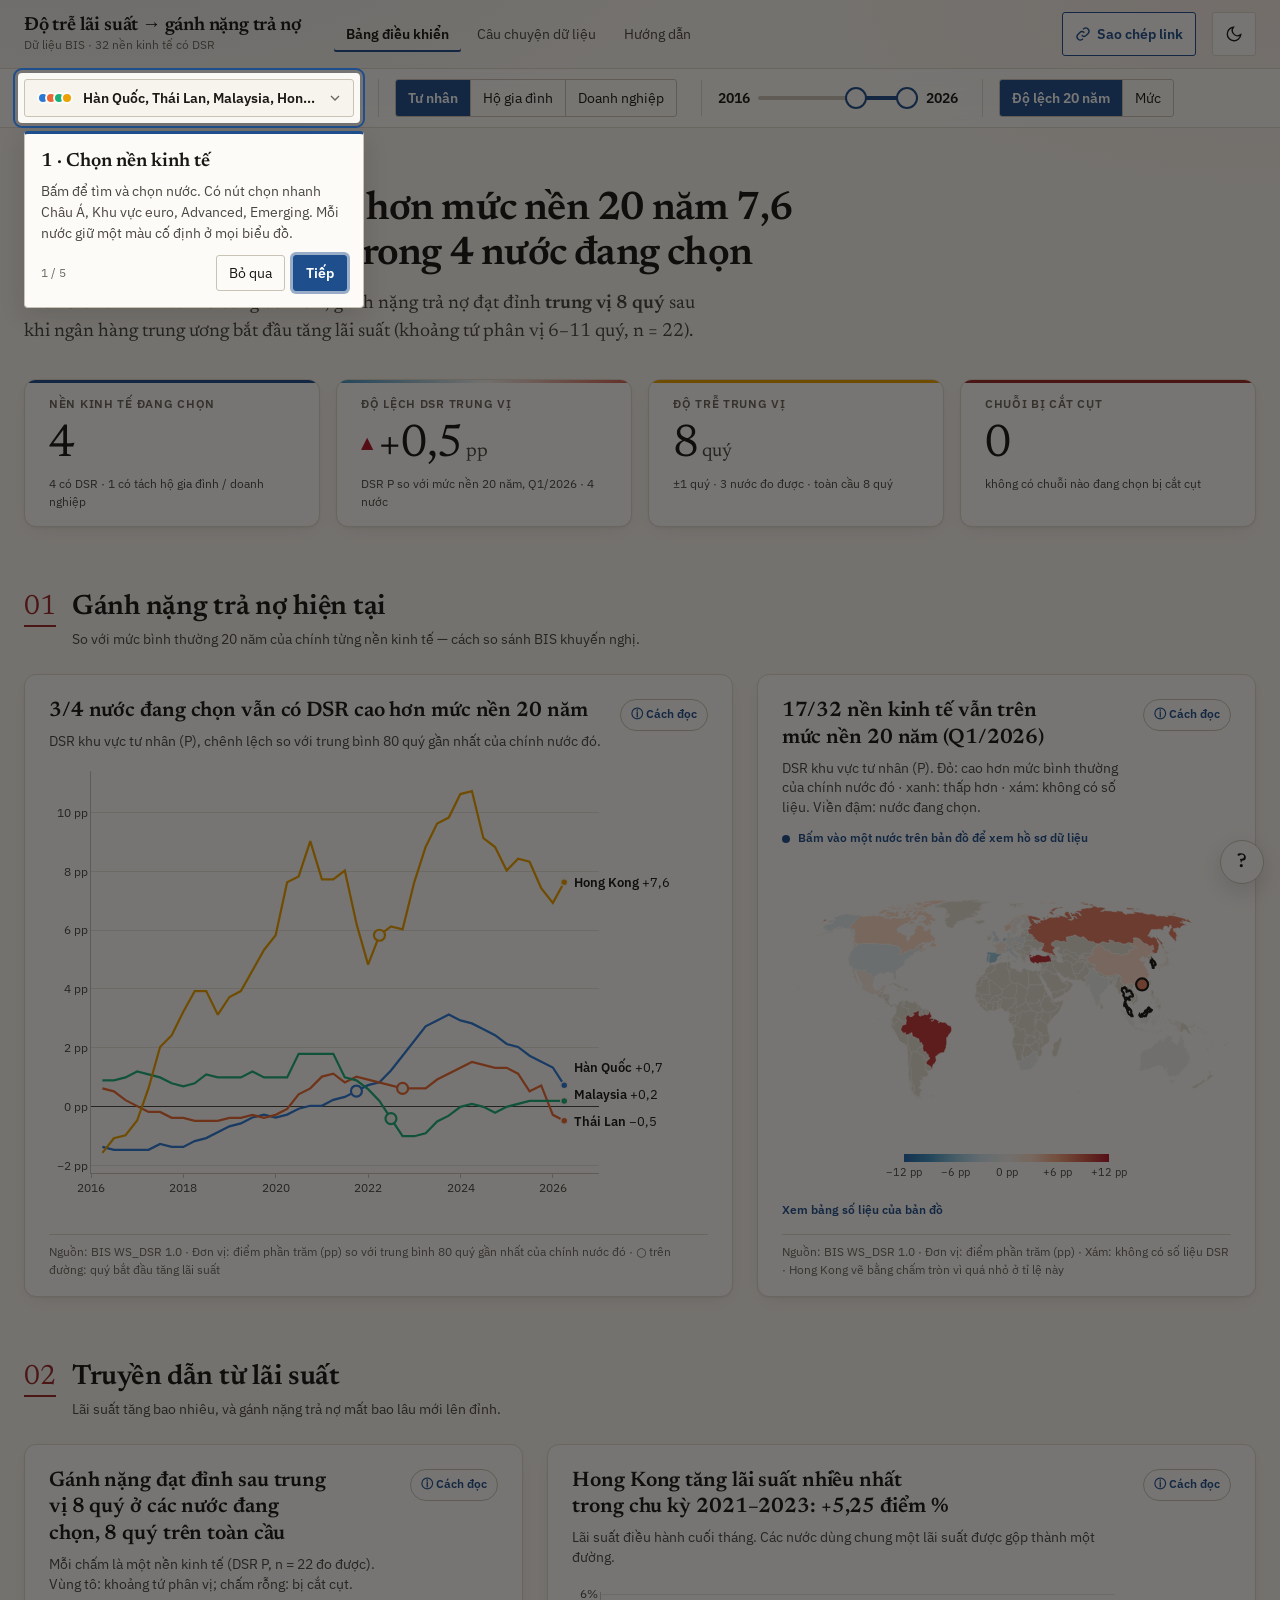
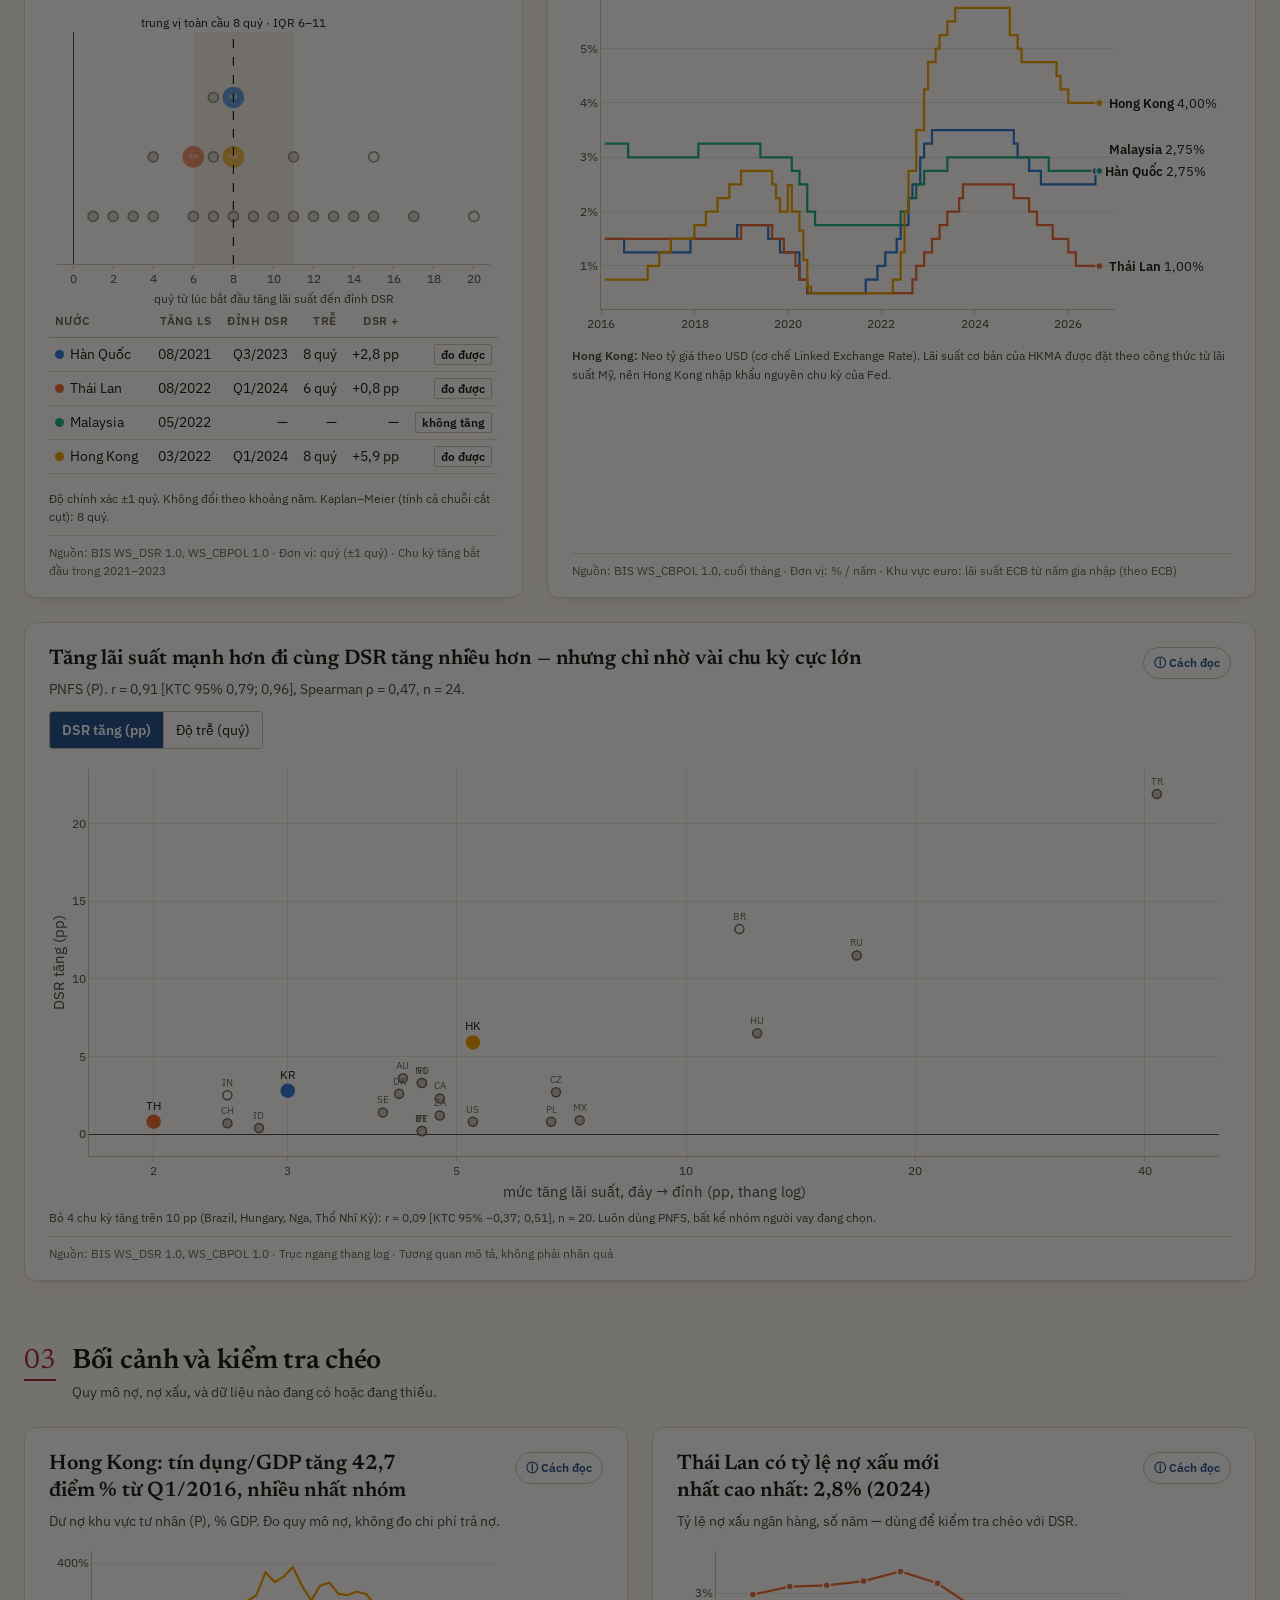
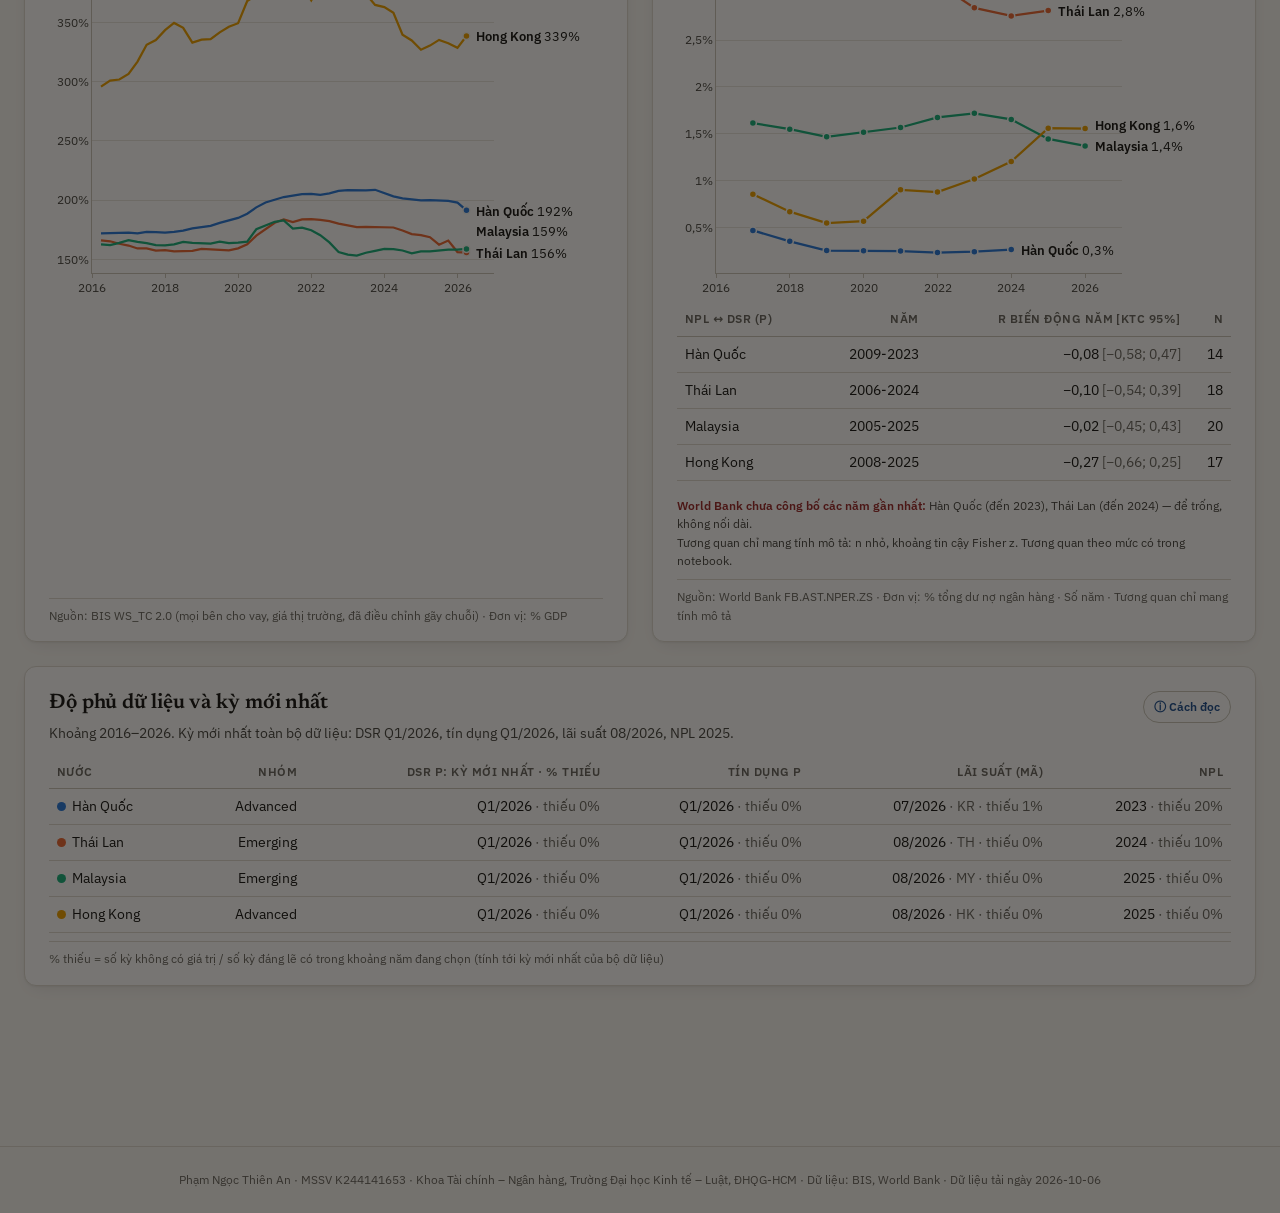
<file: product/site/index.html>
<!doctype html>
<html lang="vi" data-theme="light">
<head>
<meta charset="utf-8">
<meta name="viewport" content="width=device-width, initial-scale=1">
<title>Độ trễ lãi suất → gánh nặng trả nợ · BIS</title>
<meta name="description" content="Dashboard dữ liệu BIS: độ trễ truyền dẫn từ lãi suất chính sách sang tỷ lệ trả nợ (DSR) của khu vực tư nhân, cho mọi nền kinh tế BIS công bố.">
<meta name="theme-color" content="#f7f4ee">
<link rel="icon" href="data:image/svg+xml,%3Csvg xmlns='http://www.w3.org/2000/svg' viewBox='0 0 32 32'%3E%3Crect width='32' height='32' rx='4' fill='%231f4e8c'/%3E%3Cpath d='M6 22l6-7 5 4 9-11' stroke='%23fff' stroke-width='3' fill='none'/%3E%3C/svg%3E">
<script>
  // Theme before first paint: saved choice, else OS preference. Storage may be blocked.
  (function () {
    var t = null;
    try { t = localStorage.getItem("theme"); } catch (e) {}
    if (t !== "light" && t !== "dark") t = matchMedia("(prefers-color-scheme: dark)").matches ? "dark" : "light";
    document.documentElement.dataset.theme = t;
  })();
</script>
<link rel="preload" href="fonts/plexsans-400.woff2" as="font" type="font/woff2" crossorigin>
<link rel="preload" href="fonts/newsreader-600.woff2" as="font" type="font/woff2" crossorigin>
<link rel="preload" href="fonts/newsreader-400.woff2" as="font" type="font/woff2" crossorigin>
<link rel="preload" href="data.json" as="fetch" type="application/json" crossorigin>
<link rel="preload" href="guide.json" as="fetch" type="application/json" crossorigin>
<link rel="modulepreload" href="js/main.js">
<link rel="modulepreload" href="js/util.js">
<link rel="modulepreload" href="js/state.js">
<link rel="modulepreload" href="js/charts.js">
<link rel="modulepreload" href="js/ui.js">
<link rel="modulepreload" href="js/guide.js">
<link rel="modulepreload" href="js/story.js">
<link rel="modulepreload" href="js/tour.js">
<link rel="modulepreload" href="js/country.js">
<link rel="stylesheet" href="fonts.css">
<link rel="stylesheet" href="tokens.css">
<link rel="stylesheet" href="styles.css">
</head>
<body>
<a class="skip" href="#main">Bỏ qua tới nội dung chính</a>

<header class="top">
  <a class="brand" href="#bang-dieu-khien">Độ trễ lãi suất → gánh nặng trả nợ<small>Dữ liệu BIS · <span data-k="n_dsr">…</span> nền kinh tế có DSR</small></a>
  <nav class="tabs" aria-label="Các trang">
    <a href="#bang-dieu-khien" data-view="dashboard">Bảng điều khiển</a>
    <a href="#cau-chuyen" data-view="story">Câu chuyện dữ liệu</a>
    <a href="#huong-dan" data-view="guide">Hướng dẫn</a>
  </nav>
  <div class="spacer"></div>
  <button class="btn ghost-accent share" id="share-btn" type="button" aria-label="Sao chép link chia sẻ đúng bộ lọc này">
    <svg viewBox="0 0 24 24" fill="none" stroke="currentColor" stroke-width="2" aria-hidden="true"><path d="M10 14a5 5 0 0 0 7 0l3-3a5 5 0 0 0-7-7l-1 1M14 10a5 5 0 0 0-7 0l-3 3a5 5 0 0 0 7 7l1-1"/></svg><span class="share-txt">Sao chép link</span>
  </button>
  <button class="iconbtn" id="theme-btn" type="button" aria-label="Chuyển giao diện sáng/tối">
    <svg viewBox="0 0 24 24" fill="none" stroke="currentColor" stroke-width="1.8" aria-hidden="true"><path d="M21 12.8A9 9 0 1 1 11.2 3a7 7 0 0 0 9.8 9.8z"/></svg>
  </button>
</header>

<section class="filters" id="filters" aria-label="Bộ lọc">
  <div class="filters-inner">
    <button class="btn drawer-btn" id="drawer-btn" type="button" aria-controls="filter-panel" aria-expanded="false">
      <svg viewBox="0 0 24 24" fill="none" stroke="currentColor" stroke-width="2" aria-hidden="true"><path d="M3 5h18M6 12h12M10 19h4"/></svg>
      <span id="drawer-summary">Bộ lọc</span>
    </button>
    <div class="filter-panel" id="filter-panel">
      <div class="drawer-head"><h2>Bộ lọc</h2>
        <button class="iconbtn" id="drawer-close" type="button" aria-label="Đóng bộ lọc"><svg viewBox="0 0 24 24" fill="none" stroke="currentColor" stroke-width="2" aria-hidden="true"><path d="M6 6l12 12M18 6L6 18"/></svg></button></div>
      <div class="fgroup countries">
        <span class="f-label" id="lbl-c">Nền kinh tế</span>
        <button class="cpick" id="country-picker-btn" type="button" aria-haspopup="dialog" aria-expanded="false" aria-controls="picker" aria-labelledby="lbl-c cpick-sum">
          <span class="cpick-dots" id="cpick-dots" aria-hidden="true"></span>
          <span class="cpick-text" id="cpick-sum">Chọn nước</span>
          <svg class="chev" viewBox="0 0 24 24" fill="none" stroke="currentColor" stroke-width="2" aria-hidden="true"><path d="M6 9l6 6 6-6"/></svg>
        </button>
        <div class="chips" id="chips" aria-label="Các nước đang chọn"></div>
      </div>
      <div class="fgroup">
        <span class="f-label" id="lbl-b">Người vay</span>
        <div class="seg" id="borrower-seg" role="group" aria-labelledby="lbl-b">
          <button type="button" data-b="P" aria-pressed="true" title="P · Khu vực tư nhân phi tài chính">Tư nhân</button>
          <button type="button" data-b="H" aria-pressed="false" title="H · Hộ gia đình">Hộ gia đình</button>
          <button type="button" data-b="N" aria-pressed="false" title="N · Doanh nghiệp phi tài chính">Doanh nghiệp</button>
        </div>
      </div>
      <div class="fgroup">
        <span class="f-label" id="lbl-y">Năm</span>
        <div class="yr" id="year-range" role="group" aria-labelledby="lbl-y">
          <output id="yr-from-out" for="yr-from">…</output>
          <div class="dual">
            <div class="rail"></div><div class="fill" id="yr-fill"></div>
            <input type="range" id="yr-from" aria-label="Năm bắt đầu" step="1">
            <input type="range" id="yr-to" aria-label="Năm kết thúc" step="1">
          </div>
          <output id="yr-to-out" for="yr-to">…</output>
        </div>
      </div>
      <div class="fgroup">
        <span class="f-label" id="lbl-v">DSR</span>
        <div class="seg" id="mode-toggle" role="group" aria-labelledby="lbl-v">
          <button type="button" data-v="gap" aria-pressed="true" title="Độ lệch so với trung bình 20 năm của chính nước đó">Độ lệch 20 năm</button>
          <button type="button" data-v="level" aria-pressed="false" title="Mức DSR tuyệt đối — không so giữa các nước">Mức</button>
        </div>
      </div>
      <p class="seg-note" id="borrower-note" aria-live="polite"></p>
    </div>
  </div>
  <div class="drawer-scrim" id="drawer-scrim" hidden></div>
  <div class="picker" id="picker" role="dialog" aria-modal="false" aria-label="Chọn nền kinh tế" hidden>
    <div class="picker-head">
      <input type="search" id="picker-search" placeholder="Tìm nước (tiếng Việt hoặc tiếng Anh)…" aria-label="Tìm nước" autocomplete="off">
      <div class="quick" role="group" aria-label="Chọn nhanh">
        <button type="button" data-quick="focus">4 nước gốc</button>
        <button type="button" data-quick="asia">Châu Á</button>
        <button type="button" data-quick="euro">Khu vực euro</button>
        <button type="button" data-quick="advanced">Advanced</button>
        <button type="button" data-quick="emerging">Emerging</button>
        <button type="button" data-quick="clear">Bỏ chọn hết</button>
      </div>
    </div>
    <div class="picker-list" id="picker-list"></div>
    <div class="picker-foot"><span id="picker-count"></span><button class="btn" type="button" id="picker-done">Xong</button></div>
  </div>
</section>

<main id="main" tabindex="-1">
  <!-- ======================================================= dashboard -->
  <section class="view page" id="view-dashboard" data-view="dashboard" aria-labelledby="headline">
    <div class="page-head">
      <div class="kicker">Bảng điều khiển · dữ liệu đến <span data-k="dsr_last">…</span></div>
      <h1 class="headline" id="headline"><span class="sk-line" style="width:70%"></span></h1>
      <p class="lede" id="lede"><span class="sk-line" style="width:90%"></span></p>
    </div>

    <div class="kpis" id="kpis" aria-live="polite">
      <div class="kpi"><div class="k">Nền kinh tế đang chọn</div><div class="v" id="kpi-n"><span class="sk-line" style="width:3ch"></span></div><div class="s" id="kpi-n-s">&nbsp;</div></div>
      <div class="kpi"><div class="k">Độ lệch DSR trung vị</div><div class="v" id="kpi-gap"><span class="sk-line" style="width:5ch"></span></div><div class="s" id="kpi-gap-s">&nbsp;</div></div>
      <div class="kpi"><div class="k">Độ trễ trung vị</div><div class="v" id="kpi-lag"><span class="sk-line" style="width:5ch"></span></div><div class="s" id="kpi-lag-s">&nbsp;</div></div>
      <div class="kpi"><div class="k">Chuỗi bị cắt cụt</div><div class="v" id="kpi-cens"><span class="sk-line" style="width:2ch"></span></div><div class="s" id="kpi-cens-s">&nbsp;</div></div>
    </div>

    <section class="dsec" aria-labelledby="sec-1">
      <div class="sec-head"><span class="sec-no" aria-hidden="true">01</span><div><h2 class="sec-title" id="sec-1">Gánh nặng trả nợ hiện tại</h2><p class="sec-dek">So với mức bình thường 20 năm của chính từng nền kinh tế — cách so sánh BIS khuyến nghị.</p></div></div>
      <div class="grid">
      <article class="card w7" id="card-dsr" data-chart="dsr">
        <header><div><h2 id="t-dsr">Gánh nặng trả nợ (DSR)</h2><p class="dek" id="d-dsr"></p></div>
          <button class="howto" type="button" data-guide="dsr" aria-label="Cách đọc biểu đồ gánh nặng trả nợ">ⓘ Cách đọc</button></header>
        <div class="plot tall" id="p-dsr"><div class="skeleton"></div></div>
        <p class="note" id="n-dsr"></p>
        <footer id="f-dsr">Nguồn: BIS WS_DSR 1.0 · Đơn vị: điểm phần trăm (pp) so với trung bình 80 quý gần nhất của chính nước đó · ○ trên đường: quý bắt đầu tăng lãi suất</footer>
      </article>
      <article class="card w5" id="card-map" data-chart="map">
        <header><div><h2 id="t-map">Bản đồ độ lệch DSR</h2><p class="dek" id="d-map"></p></div>
          <button class="howto" type="button" data-guide="map" aria-label="Cách đọc bản đồ">ⓘ Cách đọc</button></header>
        <p class="map-hint">Bấm vào một nước trên bản đồ để xem hồ sơ dữ liệu</p>
        <div class="plot" id="p-map"><div class="skeleton"></div></div>
        <details class="table-view"><summary>Xem bảng số liệu của bản đồ</summary><div class="tbl-wrap" id="tbl-map"></div></details>
        <footer>Nguồn: BIS WS_DSR 1.0 · Đơn vị: điểm phần trăm (pp) · Xám: không có số liệu DSR · Hong Kong vẽ bằng chấm tròn vì quá nhỏ ở tỉ lệ này</footer>
      </article>
      </div>
    </section>
    <section class="dsec" aria-labelledby="sec-2">
      <div class="sec-head"><span class="sec-no" aria-hidden="true">02</span><div><h2 class="sec-title" id="sec-2">Truyền dẫn từ lãi suất</h2><p class="sec-dek">Lãi suất tăng bao nhiêu, và gánh nặng trả nợ mất bao lâu mới lên đỉnh.</p></div></div>
      <div class="grid">
      <article class="card w5" id="card-lag" data-chart="lag">
        <header><div><h2 id="t-lag">Độ trễ truyền dẫn</h2><p class="dek" id="d-lag"></p></div>
          <button class="howto" type="button" data-guide="lag" aria-label="Cách đọc biểu đồ độ trễ">ⓘ Cách đọc</button></header>
        <div class="plot" id="p-lag" style="height:300px"><div class="skeleton"></div></div>
        <div class="tbl-wrap" id="tbl-lag"></div>
        <p class="note" id="n-lag"></p>
        <footer>Nguồn: BIS WS_DSR 1.0, WS_CBPOL 1.0 · Đơn vị: quý (±1 quý) · Chu kỳ tăng bắt đầu trong <span data-k="cycle_window">…</span></footer>
      </article>
      <article class="card w7" id="card-policy" data-chart="policy">
        <header><div><h2 id="t-policy">Lãi suất chính sách</h2><p class="dek" id="d-policy"></p></div>
          <button class="howto" type="button" data-guide="policy" aria-label="Cách đọc biểu đồ lãi suất chính sách">ⓘ Cách đọc</button></header>
        <div class="plot" id="p-policy"><div class="skeleton"></div></div>
        <p class="note" id="n-policy"></p>
        <footer>Nguồn: BIS WS_CBPOL 1.0, cuối tháng · Đơn vị: % / năm · Khu vực euro: lãi suất ECB từ năm gia nhập (theo ECB)</footer>
      </article>
      <article class="card w12" id="card-scatter" data-chart="scatter">
        <header><div><h2 id="t-scatter">Liên quốc gia</h2><p class="dek" id="d-scatter"></p></div>
          <button class="howto" type="button" data-guide="scatter" aria-label="Cách đọc biểu đồ liên quốc gia">ⓘ Cách đọc</button></header>
        <div class="seg" id="scatter-y" role="group" aria-label="Trục dọc">
          <button type="button" data-y="rise" aria-pressed="true">DSR tăng (pp)</button>
          <button type="button" data-y="lag" aria-pressed="false">Độ trễ (quý)</button>
        </div>
        <div class="plot tall" id="p-scatter"><div class="skeleton"></div></div>
        <p class="note" id="n-scatter"></p>
        <footer>Nguồn: BIS WS_DSR 1.0, WS_CBPOL 1.0 · Trục ngang thang log · Tương quan mô tả, không phải nhân quả</footer>
      </article>
      </div>
    </section>
    <section class="dsec" aria-labelledby="sec-3">
      <div class="sec-head"><span class="sec-no" aria-hidden="true">03</span><div><h2 class="sec-title" id="sec-3">Bối cảnh và kiểm tra chéo</h2><p class="sec-dek">Quy mô nợ, nợ xấu, và dữ liệu nào đang có hoặc đang thiếu.</p></div></div>
      <div class="grid">
      <article class="card w6" id="card-credit" data-chart="credit">
        <header><div><h2 id="t-credit">Tín dụng / GDP</h2><p class="dek" id="d-credit"></p></div>
          <button class="howto" type="button" data-guide="credit" aria-label="Cách đọc biểu đồ tín dụng trên GDP">ⓘ Cách đọc</button></header>
        <div class="plot" id="p-credit"><div class="skeleton"></div></div>
        <p class="note" id="n-credit"></p>
        <footer>Nguồn: BIS WS_TC 2.0 (mọi bên cho vay, giá thị trường, đã điều chỉnh gãy chuỗi) · Đơn vị: % GDP</footer>
      </article>
      <article class="card w6" id="card-npl" data-chart="npl">
        <header><div><h2 id="t-npl">Nợ xấu (NPL)</h2><p class="dek" id="d-npl"></p></div>
          <button class="howto" type="button" data-guide="npl" aria-label="Cách đọc biểu đồ nợ xấu">ⓘ Cách đọc</button></header>
        <div class="plot" id="p-npl"><div class="skeleton"></div></div>
        <div class="tbl-wrap" id="tbl-npl"></div>
        <p class="note" id="n-npl"></p>
        <footer>Nguồn: World Bank FB.AST.NPER.ZS · Đơn vị: % tổng dư nợ ngân hàng · Số năm · Tương quan chỉ mang tính mô tả</footer>
      </article>
      <article class="card w12" id="card-coverage" data-chart="coverage">
        <header><div><h2 id="t-coverage">Độ phủ dữ liệu và kỳ mới nhất</h2><p class="dek" id="d-coverage"></p></div>
          <button class="howto" type="button" data-guide="coverage" aria-label="Cách đọc bảng độ phủ dữ liệu">ⓘ Cách đọc</button></header>
        <div class="tbl-wrap" id="tbl-coverage"><span class="sk-line" style="width:100%;height:120px"></span></div>
        <footer>% thiếu = số kỳ không có giá trị / số kỳ đáng lẽ có trong khoảng năm đang chọn (tính tới kỳ mới nhất của bộ dữ liệu)</footer>
      </article>
      </div>
    </section>
  </section>

  <!-- ======================================================= story -->
  <section class="view page" id="view-story" data-view="story" hidden aria-label="Câu chuyện dữ liệu">
    <article class="article" id="story"></article>
  </section>

  <!-- ======================================================= guide -->
  <section class="view page" id="view-guide" data-view="guide" hidden aria-label="Hướng dẫn">
    <div class="guide" id="guide"></div>
  </section>

  <div class="error-banner" id="load-error" role="alert" hidden>
    <p><strong>Không tải được dữ liệu.</strong> <span id="load-error-msg"></span></p>
    <p>Hãy mở trang qua <code>python product/serve.py</code> (không mở trực tiếp file), rồi thử lại.</p>
    <button class="btn primary" type="button" id="retry-btn">Thử lại</button>
  </div>
</main>

<footer class="site-foot">
  Phạm Ngọc Thiên An · MSSV K244141653 · Khoa Tài chính – Ngân hàng, Trường Đại học Kinh tế – Luật, ĐHQG-HCM ·
  Dữ liệu: BIS, World Bank · <span data-k="built_line"></span>
</footer>

<button class="help-fab" id="help-fab" type="button" aria-label="Mở hướng dẫn nhanh (tour)">?</button>
<div class="toast" id="toast" role="status" aria-live="polite" data-hidden></div>

<dialog class="sheet" id="howto-dialog" aria-labelledby="howto-title">
  <div class="sheet-head"><h2 id="howto-title"></h2>
    <button class="iconbtn" type="button" id="howto-close" aria-label="Đóng"><svg viewBox="0 0 24 24" fill="none" stroke="currentColor" stroke-width="2" aria-hidden="true"><path d="M6 6l12 12M18 6L6 18"/></svg></button></div>
  <div class="sheet-body guide-card" id="howto-body"></div>
</dialog>

<script type="module" src="js/main.js"></script>
</body>
</html>
</file>
<file: product/site/fonts.css>
/* Vendored by product/vendor_assets.py from Google Fonts (SIL Open Font License),
   subset to the characters the site uses so the page works offline. */
@font-face {
  font-family: 'IBM Plex Sans';
  font-style: normal;
  font-weight: 400;
  font-display: swap;
  src: url(fonts/plexsans-400.woff2) format('woff2');
}
@font-face {
  font-family: 'IBM Plex Sans';
  font-style: normal;
  font-weight: 600;
  font-display: swap;
  src: url(fonts/plexsans-600.woff2) format('woff2');
}
@font-face {
  font-family: 'Newsreader';
  font-style: normal;
  font-weight: 400;
  font-display: swap;
  src: url(fonts/newsreader-400.woff2) format('woff2');
}
@font-face {
  font-family: 'Newsreader';
  font-style: normal;
  font-weight: 600;
  font-display: swap;
  src: url(fonts/newsreader-600.woff2) format('woff2');
}
</file>
<file: product/site/tokens.css>
/* =============================================================================
   Design tokens — direction A "Editorial" (see product/DESIGN.md)
   Theme: <html data-theme="light|dark">; app.js sets it from the saved choice or
   from prefers-color-scheme, so every rule below keys off data-theme only.
   ============================================================================= */

:root {
  /* ---- spacing: 4px base ------------------------------------------------ */
  --sp-1: 4px;  --sp-2: 8px;  --sp-3: 12px; --sp-4: 16px;
  --sp-5: 24px; --sp-6: 32px; --sp-7: 48px; --sp-8: 64px;

  /* ---- type ---------------------------------------------------------------- */
  --font-head: "Newsreader", Georgia, "Times New Roman", serif;
  --font-ui: "IBM Plex Sans", system-ui, -apple-system, "Segoe UI", sans-serif;
  --fs-xs: 12px; --fs-sm: 13.5px; --fs-md: 16px; --fs-lg: 19px;
  --fs-xl: 23px; --fs-2xl: 28px; --fs-3xl: 34px; --fs-kpi: 32px;
  --lh-tight: 1.2; --lh-body: 1.55;

  /* ---- shape --------------------------------------------------------------- */
  --radius-sm: 2px; --radius: 3px; --radius-lg: 4px; --radius-pill: 999px;
  --rule-strong: 3px;
  --shadow-pop: 0 8px 24px rgba(26, 24, 20, .14);   /* drawers, popovers, tour */
  --radius-card: 12px;
  --shadow-card: 0 1px 2px rgba(26, 24, 20, .05), 0 6px 20px -6px rgba(26, 24, 20, .10);
  --shadow-card-hover: 0 2px 4px rgba(26, 24, 20, .06), 0 18px 40px -12px rgba(26, 24, 20, .22);
  --glow: radial-gradient(1100px 420px at 8% -8%, rgba(31, 78, 140, .07), transparent 60%),
          radial-gradient(900px 380px at 100% 0%, rgba(156, 43, 43, .05), transparent 55%);
  --toolbar-bg: rgba(252, 251, 248, .78);

  /* ---- z-index scale ------------------------------------------------------- */
  --z-sticky: 10; --z-popover: 20; --z-drawer: 30; --z-tour: 40; --z-toast: 50;

  /* ---- motion: transitions only, short ------------------------------------- */
  --dur-fast: 150ms; --dur: 220ms; --ease: cubic-bezier(.2, .7, .2, 1);

  /* ---- surfaces & ink (light) ---------------------------------------------- */
  color-scheme: light;
  --bg: #f7f4ee;  --surface: #fcfbf8; --surface-2: #f1ede4;
  --ink: #1a1814; --ink-2: #4a4740;   --muted: #6b675f;
  --rule: #ddd8cd; --rule-2: #c9c3b6;
  --accent: #1f4e8c; --accent-ink: #ffffff; --accent-soft: #e4ebf4;
  --kicker: #9c2b2b;
  --focus: rgba(31, 78, 140, .45);
  --focus-ring: 0 0 0 3px var(--focus);
  --skeleton: #ebe6db;
  --chart-grid: #e7e3da; --chart-axis: #c9c3b6;

  /* ---- chart palette: categorical (validated with the dataviz validator) --- */
  /* slots 1-4 are pinned to KR, TH, MY, HK; others take the lowest free slot */
  --cat-1: #2a78d6; --cat-2: #eb6834; --cat-3: #1baf7a; --cat-4: #eda100;
  --cat-5: #e87ba4; --cat-6: #008300; --cat-7: #4a3aa7; --cat-8: #e34948;

  /* ---- diverging: DSR gap vs own 20-year mean (red = above, blue = below) -- */
  --div-pos-4: #b2182b; --div-pos-3: #d6604d; --div-pos-2: #f4a582; --div-pos-1: #fddbc7;
  --div-mid: #f0efec;
  --div-neg-1: #d1e5f0; --div-neg-2: #92c5de; --div-neg-3: #4393c3; --div-neg-4: #2166ac;
  --map-nodata: #e4dfd4;
}

:root[data-theme="dark"] {
  color-scheme: dark;
  --bg: #141310;  --surface: #1b1a17; --surface-2: #24221e;
  --ink: #f2efe8; --ink-2: #c9c4b8;   --muted: #a39e92;
  --rule: #34312b; --rule-2: #46423a;
  --accent: #8fb3e6; --accent-ink: #141310; --accent-soft: #233247;
  --kicker: #ef8f86;
  --focus: rgba(143, 179, 230, .55);
  --skeleton: #26241f;
  --chart-grid: #2b2925; --chart-axis: #46423a;
  --shadow-pop: 0 8px 24px rgba(0, 0, 0, .55);
  --shadow-card: 0 1px 0 rgba(255, 255, 255, .04) inset, 0 8px 24px -8px rgba(0, 0, 0, .6);
  --shadow-card-hover: 0 1px 0 rgba(255, 255, 255, .06) inset, 0 22px 44px -14px rgba(0, 0, 0, .75);
  --glow: radial-gradient(1100px 420px at 8% -8%, rgba(143, 179, 230, .09), transparent 60%),
          radial-gradient(900px 380px at 100% 0%, rgba(239, 143, 134, .06), transparent 55%);
  --toolbar-bg: rgba(27, 26, 23, .78);

  --cat-1: #3987e5; --cat-2: #d95926; --cat-3: #199e70; --cat-4: #c98500;
  --cat-5: #d55181; --cat-6: #008300; --cat-7: #9085e9; --cat-8: #e66767;

  --div-pos-4: #f08a78; --div-pos-3: #cf5a4e; --div-pos-2: #93403b; --div-pos-1: #5e3431;
  --div-mid: #4b4a46;
  --div-neg-1: #2f4458; --div-neg-2: #2f6189; --div-neg-3: #4f8fc2; --div-neg-4: #8cbde6;
  --map-nodata: #2a2824;
}

@media (prefers-reduced-motion: reduce) {
  :root { --dur-fast: 0ms; --dur: 0ms; }
}
</file>
<file: product/site/styles.css>
/* Layout and components. Every colour, size and radius comes from tokens.css. */

*, *::before, *::after { box-sizing: border-box; }
html { -webkit-text-size-adjust: 100%; }
body {
  margin: 0; background: var(--bg); color: var(--ink);
  font: 400 var(--fs-md)/var(--lh-body) var(--font-ui);
  font-variant-numeric: tabular-nums;
}
button, input, select { font: inherit; color: inherit; }
button { cursor: pointer; }
a { color: var(--accent); text-underline-offset: 2px; }
:focus-visible { outline: none; box-shadow: var(--focus-ring); border-radius: var(--radius-sm); }
.sr-only { position: absolute; width: 1px; height: 1px; padding: 0; margin: -1px; overflow: hidden; clip: rect(0 0 0 0); white-space: nowrap; border: 0; }
.skip { position: absolute; left: -999px; top: 8px; z-index: var(--z-toast); background: var(--accent); color: var(--accent-ink); padding: 8px 12px; }
.skip:focus { left: 8px; }
[hidden] { display: none !important; }

/* ---------------------------------------------------------------- header */
.top {
  display: flex; align-items: center; gap: var(--sp-4);
  padding: var(--sp-3) var(--sp-5); background: var(--surface); border-bottom: 1px solid var(--rule);
}
.brand { font: 600 var(--fs-lg)/1.2 var(--font-head); letter-spacing: -.01em; color: var(--ink); text-decoration: none; }
.brand small { display: block; font: 400 var(--fs-xs)/1.35 var(--font-ui); color: var(--muted); letter-spacing: 0; }
nav.tabs { display: flex; gap: var(--sp-1); margin-left: var(--sp-4); }
nav.tabs a {
  padding: var(--sp-2) var(--sp-3); color: var(--ink-2); text-decoration: none; font-size: var(--fs-sm);
  border-radius: var(--radius-sm); transition: color var(--dur-fast) var(--ease);
}
nav.tabs a:hover { color: var(--ink); }
nav.tabs a[aria-current="page"] { color: var(--ink); font-weight: 600; box-shadow: inset 0 -2px 0 var(--accent); }
.top .spacer { flex: 1; }
.iconbtn {
  width: 44px; height: 44px; display: inline-grid; place-items: center; flex: none;
  border: 1px solid var(--rule); background: var(--surface); border-radius: var(--radius); color: var(--ink);
  transition: border-color var(--dur-fast) var(--ease);
}
.iconbtn:hover { border-color: var(--rule-2); }
.iconbtn svg { width: 18px; height: 18px; }

/* ---------------------------------------------------------------- filter bar */
.filters {
  position: sticky; top: 0; z-index: var(--z-sticky);
  background: var(--surface); border-bottom: 1px solid var(--rule);
}
.filters-inner {
  max-width: 1440px; margin: 0 auto; padding: 10px var(--sp-5);
  display: flex; flex-wrap: wrap; align-items: center; gap: var(--sp-2) var(--sp-5);
}
.fgroup { display: flex; align-items: center; gap: var(--sp-2); min-width: 0; }
.fgroup + .fgroup { padding-left: var(--sp-5); border-left: 1px solid var(--rule); }
.fgroup.countries { flex: 0 1 auto; }
.fgroup.countries .chips { display: none; }      /* chips only inside the mobile drawer */
.fgroup > .f-label { display: none; }            /* labels only inside the drawer; controls carry aria-labels */
.cpick {
  display: inline-flex; align-items: center; gap: 10px; min-height: 38px; max-width: 360px; padding: 6px 10px 6px 12px;
  border: 1px solid var(--rule-2); border-radius: var(--radius); background: var(--bg); text-align: left;
  transition: border-color var(--dur-fast) var(--ease);
}
.cpick:hover { border-color: var(--ink-2); }
.cpick-dots { display: inline-flex; flex: none; }
.cpick-dots i { width: 12px; height: 12px; border-radius: 50%; border: 2px solid var(--surface); margin-left: -4px; }
.cpick-dots i:first-child { margin-left: 0; }
.cpick-text { font-size: var(--fs-sm); font-weight: 600; white-space: nowrap; overflow: hidden; text-overflow: ellipsis; min-width: 0; }
.cpick .chev { width: 16px; height: 16px; flex: none; color: var(--muted); }
.f-label { font-size: var(--fs-xs); color: var(--muted); text-transform: uppercase; letter-spacing: .06em; font-weight: 600; }
.chips { display: flex; flex-wrap: wrap; gap: var(--sp-1); align-items: center; }
.chip {
  display: inline-flex; align-items: center; gap: 6px; min-height: 32px; padding: 4px 6px 4px 10px;
  border: 1px solid var(--rule-2); border-radius: var(--radius-pill); background: var(--surface); font-size: var(--fs-sm);
}
.chip .dot { width: 10px; height: 10px; border-radius: 50%; flex: none; }
.chip .x {
  border: 0; background: transparent; width: 24px; height: 24px; border-radius: 50%; display: grid; place-items: center;
  color: var(--muted); padding: 0;
}
.chip .x:hover { background: var(--surface-2); color: var(--ink); }
.chip.more { padding-right: 10px; color: var(--ink-2); }
.btn {
  display: inline-flex; align-items: center; justify-content: center; gap: 6px; min-height: 36px; padding: 6px 12px;
  border: 1px solid var(--rule-2); border-radius: var(--radius); background: var(--surface); font-size: var(--fs-sm); font-weight: 400;
  transition: border-color var(--dur-fast) var(--ease), background var(--dur-fast) var(--ease);
}
.btn:hover { border-color: var(--ink-2); }
.btn.primary { background: var(--accent); border-color: var(--accent); color: var(--accent-ink); font-weight: 600; }
.btn.ghost-accent { border-color: var(--accent); color: var(--accent); font-weight: 600; }
.btn svg { width: 16px; height: 16px; flex: none; }
.seg { display: inline-flex; border: 1px solid var(--rule-2); border-radius: var(--radius); overflow: hidden; }
.seg button {
  border: 0; background: transparent; padding: 6px 12px; font-size: var(--fs-sm); min-height: 36px;
  transition: background var(--dur-fast) var(--ease);
}
.seg button + button { border-left: 1px solid var(--rule-2); }
.seg button:hover:not([aria-pressed="true"]):not(:disabled) { background: var(--surface-2); }
.seg button[aria-pressed="true"] { background: var(--accent); color: var(--accent-ink); font-weight: 600; }
.seg button:disabled { color: var(--muted); cursor: not-allowed; text-decoration: line-through; }
.seg-note { font-size: var(--fs-xs); color: var(--muted); margin: 0; flex-basis: 100%; }
.seg-note:empty { display: none; }

/* dual-thumb year slider: two native ranges stacked (keyboard + screen reader for free) */
.yr { display: flex; align-items: center; gap: var(--sp-2); font-size: var(--fs-sm); }
.yr output { min-width: 4ch; text-align: center; font-weight: 600; }
.dual { position: relative; width: 160px; height: 36px; }
.dual .rail, .dual .fill { position: absolute; top: 16px; height: 4px; border-radius: 2px; }
.dual .rail { left: 0; right: 0; background: var(--rule-2); }
.dual .fill { background: var(--accent); }
.dual input[type="range"] {
  position: absolute; inset: 0; width: 100%; height: 36px; margin: 0; background: none; pointer-events: none;
  -webkit-appearance: none; appearance: none;
}
.dual input[type="range"]::-webkit-slider-runnable-track { background: transparent; height: 36px; }
.dual input[type="range"]::-moz-range-track { background: transparent; }
.dual input[type="range"]::-webkit-slider-thumb {
  -webkit-appearance: none; pointer-events: auto; width: 22px; height: 22px; margin-top: 7px; border-radius: 50%;
  background: var(--surface); border: 2px solid var(--accent); cursor: grab;
}
.dual input[type="range"]::-moz-range-thumb {
  pointer-events: auto; width: 18px; height: 18px; border-radius: 50%; background: var(--surface); border: 2px solid var(--accent); cursor: grab;
}
.dual input[type="range"]:focus-visible { box-shadow: none; }
.dual input[type="range"]:focus-visible::-webkit-slider-thumb { box-shadow: var(--focus-ring); }
.dual input[type="range"]:focus-visible::-moz-range-thumb { box-shadow: var(--focus-ring); }
.top .share { min-height: 44px; }

.drawer-btn { display: none; }
.drawer-head { display: none; }

/* ---------------------------------------------------------------- country picker */
.picker {
  position: absolute; z-index: var(--z-popover); width: min(460px, calc(100vw - 32px)); max-height: min(620px, 75vh);
  display: flex; flex-direction: column; background: var(--surface); border: 1px solid var(--rule-2);
  border-radius: var(--radius-lg); box-shadow: var(--shadow-pop);
}
.picker-head { padding: var(--sp-3); border-bottom: 1px solid var(--rule); display: grid; gap: var(--sp-2); }
.picker input[type="search"] {
  width: 100%; min-height: 40px; padding: 8px 12px; border: 1px solid var(--rule-2); border-radius: var(--radius); background: var(--bg);
}
.quick { display: flex; flex-wrap: wrap; gap: 6px; }
.quick button { min-height: 32px; padding: 4px 10px; font-size: var(--fs-xs); font-weight: 600; border-radius: var(--radius-pill); border: 1px solid var(--rule-2); background: var(--surface); }
.quick button:hover { border-color: var(--accent); color: var(--accent); }
.picker-list { overflow: auto; padding: var(--sp-1) 0 var(--sp-2); }
.picker-region { padding: var(--sp-2) var(--sp-3) 2px; font-size: var(--fs-xs); font-weight: 600; color: var(--muted); text-transform: uppercase; letter-spacing: .05em; }
.picker-item { display: grid; grid-template-columns: auto 1fr auto; gap: var(--sp-2); align-items: center; padding: 6px var(--sp-3); min-height: 40px; cursor: pointer; }
.picker-item:hover { background: var(--surface-2); }
.picker-item input { width: 18px; height: 18px; accent-color: var(--accent); margin: 0; }
.picker-item .meta { font-size: var(--fs-xs); color: var(--muted); text-align: right; }
.badge { display: inline-block; font-size: 11px; font-weight: 600; padding: 1px 5px; border-radius: var(--radius-sm); border: 1px solid var(--rule-2); color: var(--ink-2); margin-left: 3px; }
.badge.off { color: var(--muted); border-style: dashed; text-decoration: line-through; }
.picker-foot { border-top: 1px solid var(--rule); padding: var(--sp-2) var(--sp-3); display: flex; gap: var(--sp-2); justify-content: space-between; align-items: center; font-size: var(--fs-xs); color: var(--muted); }

/* ---------------------------------------------------------------- page */
.page { max-width: 1440px; margin: 0 auto; padding: var(--sp-5) var(--sp-5) var(--sp-7); }
.kicker { font: 600 var(--fs-xs)/1 var(--font-ui); color: var(--kicker); letter-spacing: .08em; text-transform: uppercase; }
h1, h2, h3, .lede { text-wrap: balance; }
.page-head { padding: var(--sp-3) 0 var(--sp-6); }
h1.headline { font: 600 40px/1.12 var(--font-head); margin: var(--sp-3) 0 0; letter-spacing: -.02em; max-width: 920px; }
h1.headline { min-height: 2.24em; }   /* reserve two lines: text arrives after data.json */
.lede { font: 400 var(--fs-lg)/1.5 var(--font-head); max-width: 66ch; margin: var(--sp-3) 0 0; color: var(--ink-2); min-height: 3em; }

.kpis {
  display: grid; grid-template-columns: repeat(4, minmax(0, 1fr)); margin: 0 0 var(--sp-8);
  padding: var(--sp-5) 0; border-top: 1px solid var(--rule-2); border-bottom: 1px solid var(--rule-2);
}
.kpi { padding: 0 var(--sp-5); min-width: 0; border-left: 1px solid var(--rule); }
.kpi:first-child { padding-left: 0; border-left: 0; }
.kpi .k { font: 600 var(--fs-xs)/1.3 var(--font-ui); color: var(--muted); text-transform: uppercase; letter-spacing: .06em; }
.kpi .v { font: 500 46px/1.05 var(--font-head); margin: 10px 0 6px; letter-spacing: -.02em; min-height: 1.05em; font-variant-numeric: lining-nums tabular-nums; }
.kpi .v small { font: 400 var(--fs-lg)/1 var(--font-head); color: var(--ink-2); margin-left: 4px; letter-spacing: 0; }
.kpi .v .delta { font: 600 var(--fs-md)/1 var(--font-ui); margin-right: 6px; vertical-align: 8px; }
.kpi .v .delta.up { color: var(--div-pos-4); }
.kpi .v .delta.down { color: var(--div-neg-4); }
.kpi .s { font-size: var(--fs-xs); color: var(--ink-2); line-height: 1.45; }

/* numbered sections */
.dsec { margin-bottom: var(--sp-8); }
.sec-head { display: flex; gap: var(--sp-4); align-items: baseline; margin-bottom: var(--sp-5); }
.sec-no { font: 500 var(--fs-2xl)/1 var(--font-head); color: var(--kicker); font-variant-numeric: lining-nums; }
.sec-title { font: 600 var(--fs-2xl)/1.2 var(--font-head); margin: 0; letter-spacing: -.01em; }
.sec-dek { margin: 4px 0 0; font-size: var(--fs-sm); color: var(--ink-2); }

.grid { display: grid; grid-template-columns: repeat(12, minmax(0, 1fr)); gap: var(--sp-7) var(--sp-6); }
.card { grid-column: span 12; border-top: 2px solid var(--ink); padding-top: var(--sp-3); min-width: 0; display: flex; flex-direction: column; }
.card.w7 { grid-column: span 7; } .card.w5 { grid-column: span 5; } .card.w6 { grid-column: span 6; } .card.w12 { grid-column: span 12; }
.card > footer { margin-top: auto; }
.card > header { display: flex; gap: var(--sp-3); align-items: flex-start; }
.card > header > div { flex: 1; min-width: 0; }
.card h2 { font: 600 21px/1.28 var(--font-head); margin: 0; letter-spacing: -.005em; }
.card .dek { margin: 6px 0 var(--sp-3); color: var(--ink-2); font-size: var(--fs-sm); line-height: 1.45; }
.howto {
  flex: none; display: inline-flex; align-items: center; gap: 4px; min-height: 32px; padding: 4px 10px;
  font-size: var(--fs-xs); font-weight: 600; color: var(--accent); border: 1px solid var(--rule-2); background: transparent; border-radius: var(--radius-pill);
}
.howto:hover { border-color: var(--accent); }
.plot { position: relative; width: 100%; height: 360px; }
.plot.tall { height: 440px; }
.plot.auto { height: auto; }
.card .note { margin: var(--sp-2) 0 0; font-size: var(--fs-xs); color: var(--ink-2); }
.card .note:empty { display: none; }
.note .miss { color: var(--kicker); font-weight: 600; }
.card > footer { border-top: 1px solid var(--rule); padding-top: var(--sp-2); font-size: var(--fs-xs); color: var(--muted); }
.card .note, .card .tbl-wrap, .card details { margin-bottom: var(--sp-2); }
.card > .seg { align-self: flex-start; margin-bottom: var(--sp-3); }
#tbl-lag table.data th, #tbl-lag table.data td { padding: 6px 6px; }
#card-map .plot { height: 330px; }
details.table-view { margin-top: var(--sp-2); font-size: var(--fs-sm); }
details.table-view summary { cursor: pointer; color: var(--accent); font-weight: 600; font-size: var(--fs-xs); min-height: 32px; display: flex; align-items: center; }

/* small multiples */
.sm-grid { display: grid; grid-template-columns: repeat(auto-fill, minmax(220px, 1fr)); gap: var(--sp-3) var(--sp-4); }
.sm-cell h3 { font: 600 var(--fs-sm)/1.3 var(--font-ui); margin: 0 0 2px; display: flex; gap: 6px; align-items: center; }
.sm-cell .dot { width: 9px; height: 9px; border-radius: 50%; }
.sm-cell .sm-plot { height: 150px; }
.sm-cell .sm-empty { height: 150px; display: grid; place-items: center; font-size: var(--fs-xs); color: var(--muted); border: 1px dashed var(--rule-2); border-radius: var(--radius); text-align: center; padding: var(--sp-2); }

/* tables */
.tbl-wrap { overflow-x: auto; position: relative; }   /* contain .sr-only children */
table.data { width: 100%; border-collapse: collapse; font-size: var(--fs-sm); }
table.data th, table.data td { padding: 7px 8px; border-bottom: 1px solid var(--rule); text-align: right; white-space: nowrap; }
table.data th:first-child, table.data td:first-child { text-align: left; }
table.data th { font-size: var(--fs-xs); color: var(--muted); font-weight: 600; text-transform: uppercase; letter-spacing: .04em; border-bottom-color: var(--rule-2); }
table.data td .dot { display: inline-block; width: 9px; height: 9px; border-radius: 50%; margin-right: 6px; }
.status { font-size: var(--fs-xs); font-weight: 600; padding: 2px 6px; border-radius: var(--radius-sm); border: 1px solid var(--rule-2); }
.status.cens { border-style: dashed; }
td.na, span.na { color: var(--muted); }

/* states */
.skeleton { position: absolute; inset: 0; background: var(--skeleton); border-radius: var(--radius); overflow: hidden; }
.skeleton::after {
  content: ""; position: absolute; inset: 0; transform: translateX(-100%);
  background: linear-gradient(90deg, transparent, rgba(255, 255, 255, .25), transparent);
  animation: shimmer 1.4s infinite;
}
@keyframes shimmer { to { transform: translateX(100%); } }
@media (prefers-reduced-motion: reduce) { .skeleton::after { animation: none; } }
.sk-line { display: block; height: 1em; background: var(--skeleton); border-radius: var(--radius-sm); }
.empty {
  position: absolute; inset: 0; display: grid; place-content: center; text-align: center; gap: var(--sp-2);
  border: 1px dashed var(--rule-2); border-radius: var(--radius); color: var(--ink-2); padding: var(--sp-4);
}
.empty strong { font: 600 var(--fs-lg)/1.3 var(--font-head); color: var(--ink); }
.error-banner {
  margin: var(--sp-5) auto; max-width: 720px; padding: var(--sp-5); border: 1px solid var(--rule-2); border-top: var(--rule-strong) solid var(--kicker);
  background: var(--surface); text-align: center;
}

/* ---------------------------------------------------------------- dialogs, tooltips, toast */
dialog.sheet {
  width: min(640px, calc(100vw - 32px)); max-height: 85vh; border: 1px solid var(--rule-2); border-radius: var(--radius-lg);
  padding: 0; background: var(--surface); color: var(--ink); box-shadow: var(--shadow-pop);
}
dialog.sheet::backdrop { background: rgba(10, 9, 7, .45); }
.sheet-head { display: flex; align-items: flex-start; gap: var(--sp-3); padding: var(--sp-4) var(--sp-5) var(--sp-2); border-bottom: 1px solid var(--rule); }
.sheet-head h2 { flex: 1; margin: 0; font: 600 var(--fs-xl)/1.25 var(--font-head); }
.sheet-body { padding: var(--sp-3) var(--sp-5) var(--sp-5); overflow: auto; }
.guide-card .gc-sub { font: 600 var(--fs-xs)/1.3 var(--font-ui); text-transform: uppercase; letter-spacing: .06em; color: var(--muted); margin: var(--sp-4) 0 4px; }
.guide-card .gc-sub:first-child { margin-top: 0; }
.guide-card p, .guide-card li { margin: 0 0 6px; }
.guide-card ul { padding-left: 1.2em; margin: 0; }
.guide-card .dont li::marker { content: "✕  "; color: var(--kicker); font-weight: 700; }

.term {
  border: 0; padding: 0; background: none; font: inherit; color: inherit; cursor: help;
  text-decoration: underline dotted var(--muted); text-underline-offset: 3px; text-decoration-thickness: 1.5px;
}
.tip {
  position: absolute; z-index: var(--z-toast); max-width: 300px; padding: var(--sp-2) var(--sp-3); font-size: var(--fs-sm);
  background: var(--ink); color: var(--bg); border-radius: var(--radius); box-shadow: var(--shadow-pop); pointer-events: none;
}
.tip b { display: block; margin-bottom: 2px; }
.toast {
  position: fixed; left: 50%; bottom: var(--sp-5); transform: translateX(-50%); z-index: var(--z-toast);
  background: var(--ink); color: var(--bg); padding: 10px 16px; border-radius: var(--radius); font-size: var(--fs-sm);
  box-shadow: var(--shadow-pop); transition: opacity var(--dur) var(--ease);
}
.toast[data-hidden] { opacity: 0; pointer-events: none; }
.help-fab {
  position: fixed; right: var(--sp-4); bottom: var(--sp-4); z-index: var(--z-sticky);
  width: 44px; height: 44px; border-radius: 50%; border: 1px solid var(--rule-2); background: var(--surface);
  color: var(--ink); font: 600 20px/1 var(--font-head); box-shadow: var(--shadow-pop);
}
.help-fab:hover { border-color: var(--accent); color: var(--accent); }

/* tour */
.tour-mask { position: fixed; inset: 0; z-index: var(--z-tour); pointer-events: auto; }
.tour-hole {
  position: fixed; z-index: var(--z-tour); border-radius: var(--radius-lg); box-shadow: 0 0 0 9999px rgba(10, 9, 7, .55);
  outline: 2px solid var(--accent); outline-offset: 3px; pointer-events: none; transition: all var(--dur) var(--ease);
}
.tour-pop {
  position: fixed; z-index: calc(var(--z-tour) + 1); width: min(340px, calc(100vw - 32px)); background: var(--surface); color: var(--ink);
  border: 1px solid var(--rule-2); border-top: var(--rule-strong) solid var(--accent); border-radius: var(--radius-lg);
  padding: var(--sp-4); box-shadow: var(--shadow-pop);
}
.tour-pop h2 { margin: 0 0 6px; font: 600 var(--fs-lg)/1.3 var(--font-head); }
.tour-pop p { margin: 0 0 var(--sp-3); font-size: var(--fs-sm); color: var(--ink-2); }
.tour-nav { display: flex; gap: var(--sp-2); align-items: center; }
.tour-nav .count { margin-right: auto; font-size: var(--fs-xs); color: var(--muted); }

/* ---------------------------------------------------------------- story & guide pages */
.article { max-width: 760px; margin: 0 auto; }
.article h1 { font: 600 var(--fs-3xl)/1.15 var(--font-head); margin: var(--sp-2) 0 var(--sp-3); letter-spacing: -.015em; }
.article h2 { font: 600 var(--fs-2xl)/1.2 var(--font-head); margin: var(--sp-7) 0 var(--sp-2); padding-top: var(--sp-3); border-top: var(--rule-strong) solid var(--ink); }
.article p, .article li { font: 400 var(--fs-lg)/1.6 var(--font-head); color: var(--ink); }
.article .byline { font: 400 var(--fs-sm)/1.4 var(--font-ui); color: var(--muted); }
.article figure { margin: var(--sp-5) 0; }
.article figure .plot { height: 340px; }
.article figcaption { font-size: var(--fs-xs); color: var(--muted); border-top: 1px solid var(--rule); padding-top: var(--sp-2); margin-top: var(--sp-2); }
.article figure h3 { font: 600 var(--fs-lg)/1.3 var(--font-head); margin: 0 0 var(--sp-2); }
.callout { border-left: var(--rule-strong) solid var(--accent); background: var(--accent-soft); padding: var(--sp-3) var(--sp-4); margin: var(--sp-4) 0; }
.callout p { margin: 0; font-size: var(--fs-md); font-family: var(--font-ui); }
.guide { max-width: 980px; margin: 0 auto; }
.guide h1 { font: 600 var(--fs-3xl)/1.15 var(--font-head); margin: var(--sp-2) 0 var(--sp-3); }
.guide h2 { font: 600 var(--fs-2xl)/1.2 var(--font-head); margin: var(--sp-7) 0 var(--sp-3); padding-top: var(--sp-3); border-top: var(--rule-strong) solid var(--ink); }
.guide-grid { display: grid; grid-template-columns: repeat(auto-fill, minmax(280px, 1fr)); gap: var(--sp-4); }
.preset {
  text-align: left; padding: var(--sp-4); border: 1px solid var(--rule-2); border-radius: var(--radius-lg); background: var(--surface);
  display: grid; gap: 6px; transition: border-color var(--dur-fast) var(--ease);
}
.preset:hover { border-color: var(--accent); }
.preset b { font: 600 var(--fs-lg)/1.3 var(--font-head); }
.preset span { font-size: var(--fs-sm); color: var(--ink-2); }
.preset em { font-style: normal; font-size: var(--fs-xs); font-weight: 600; color: var(--accent); }
.gcard { border-top: 1px solid var(--rule-2); padding-top: var(--sp-3); scroll-margin-top: 120px; }
.gcard:target { border-top: var(--rule-strong) solid var(--accent); }
.gcard h3 { font: 600 var(--fs-lg)/1.3 var(--font-head); margin: 0 0 var(--sp-2); }
dl.glossary { display: grid; grid-template-columns: minmax(150px, 220px) 1fr; gap: var(--sp-3) var(--sp-5); margin: 0; }
dl.glossary dt { font-weight: 600; }
dl.glossary dd { margin: 0; color: var(--ink-2); }
dl.glossary dd i { display: block; font-style: normal; color: var(--muted); font-size: var(--fs-sm); margin-top: 4px; }
.faq details { border-top: 1px solid var(--rule); padding: var(--sp-3) 0; }
.faq summary { cursor: pointer; font-weight: 600; min-height: 32px; }
.faq p { margin: var(--sp-2) 0 0; color: var(--ink-2); }

.site-foot { border-top: 1px solid var(--rule); margin-top: var(--sp-7); padding: var(--sp-5); font-size: var(--fs-xs); color: var(--muted); text-align: center; }

/* ---------------------------------------------------------------- view transitions */
.view { min-height: 100vh; }   /* footer never jumps */
/* fade only when switching views, never on the first paint */
html.animate-views .view { animation: fade var(--dur) var(--ease); }
@keyframes fade { from { opacity: 0; } to { opacity: 1; } }
@media (prefers-reduced-motion: reduce) { .view { animation: none; } }

/* ---------------------------------------------------------------- responsive */
@media (max-width: 1360px) {
  .cpick { max-width: 330px; }
  .fgroup + .fgroup { padding-left: var(--sp-4); }
}
@media (max-width: 1200px) and (min-width: 761px) {
  .cpick { max-width: 210px; }
  .seg button { padding: 6px 9px; }
  .dual { width: 120px; }
  .fgroup + .fgroup { padding-left: var(--sp-3); }
  .filters-inner { column-gap: var(--sp-3); padding-left: var(--sp-4); padding-right: var(--sp-4); }
}
@media (max-width: 1100px) {
  .card.w7, .card.w5, .card.w6 { grid-column: span 12; }
  .kpis { grid-template-columns: 1fr 1fr; row-gap: var(--sp-5); }
  .kpi:nth-child(3) { padding-left: 0; border-left: 0; }
}
@media (max-width: 760px) {
  .top { padding: var(--sp-2) var(--sp-4); gap: var(--sp-2); }
  .brand { font-size: var(--fs-md); }
  nav.tabs { position: fixed; left: 0; right: 0; bottom: 0; z-index: var(--z-sticky); margin: 0; justify-content: space-around;
             background: var(--surface); border-top: 1px solid var(--rule); padding: 4px 4px calc(4px + env(safe-area-inset-bottom)); }
  nav.tabs a { flex: 1; text-align: center; padding: 10px 4px; }
  .help-fab { bottom: 76px; }
  .page { padding: var(--sp-4) var(--sp-4) 96px; }
  h1.headline { font-size: var(--fs-2xl); min-height: 3.4em; }
  .lede { min-height: 6em; font-size: var(--fs-md); }
  .kpis { grid-template-columns: 1fr 1fr; row-gap: var(--sp-4); margin-bottom: var(--sp-6); }
  .kpi { padding: 0 var(--sp-3); }
  .kpi .v { font-size: 32px; }
  .sec-title { font-size: var(--fs-xl); }
  .dsec { margin-bottom: var(--sp-7); }
  .plot { height: 300px; }
  .plot.tall { height: 300px; }
  .grid { gap: var(--sp-5); }
  .card h2 { font-size: var(--fs-lg); }

  .filters { position: sticky; }
  .filters-inner { padding: var(--sp-2) var(--sp-4); }
  .drawer-btn { display: inline-flex; width: 100%; justify-content: flex-start; }
  .filter-panel {
    position: fixed; inset: 0 0 0 auto; width: min(360px, 100vw); z-index: var(--z-drawer); background: var(--surface);
    padding: var(--sp-4); overflow-y: auto; box-shadow: var(--shadow-pop);
    display: flex; flex-direction: column; gap: var(--sp-5);
    transform: translateX(100%); visibility: hidden; transition: transform var(--dur) var(--ease), visibility 0s linear var(--dur);
  }
  .filter-panel.open { transform: none; visibility: visible; transition: transform var(--dur) var(--ease); }
  .drawer-head { display: flex; align-items: center; justify-content: space-between; }
  .filter-panel .fgroup.countries { flex: none; }
  .filter-panel .fgroup { flex-direction: column; align-items: stretch; gap: 8px; padding-left: 0; border-left: 0; }
  .filter-panel .fgroup > .f-label { display: block; }
  .filter-panel .fgroup.countries .chips { display: flex; }
  .filter-panel .cpick { max-width: none; }
  .plot.tall#p-map { height: 240px; }
  .drawer-head h2 { margin: 0; font: 600 var(--fs-xl)/1.2 var(--font-head); }
  .drawer-scrim { position: fixed; inset: 0; z-index: calc(var(--z-drawer) - 1); background: rgba(10, 9, 7, .45); }
  .dual { width: 100%; flex: 1; }
  .yr { width: 100%; }
  .top .share { width: 44px; padding: 0; }
  .top .share-txt { position: absolute; width: 1px; height: 1px; overflow: hidden; clip: rect(0 0 0 0); }
  .picker { position: fixed; left: 16px !important; right: 16px; top: 72px !important; width: auto; }
  dl.glossary { grid-template-columns: 1fr; gap: 4px var(--sp-3); }
  dl.glossary dd { margin-bottom: var(--sp-3); }
  .article p, .article li { font-size: var(--fs-md); }
  .article h1, .guide h1 { font-size: var(--fs-2xl); }
}
@media (min-width: 761px) {
  .filter-panel { display: contents; }
  .drawer-scrim { display: none; }
}
@media (forced-colors: active) {
  .seg button[aria-pressed="true"] { outline: 2px solid CanvasText; }
}

/* =============================================================================
   Depth and motion (second review). Motion is for entrances and state changes
   only, never on data while it is being read; all of it is off for
   prefers-reduced-motion.
   ============================================================================= */
body { background: var(--glow), var(--bg); background-attachment: fixed; }

/* frosted, sticky toolbar that lifts once the page scrolls */
.filters { background: var(--toolbar-bg); -webkit-backdrop-filter: blur(12px) saturate(1.3); backdrop-filter: blur(12px) saturate(1.3);
           transition: box-shadow var(--dur) var(--ease); }
.filters.stuck { box-shadow: 0 8px 24px -14px rgba(26, 24, 20, .35); }
.top { background: transparent; }

/* cards float on the page */
.card {
  background: var(--surface); border: 1px solid var(--rule);
  border-radius: var(--radius-card); padding: var(--sp-5) var(--sp-5) var(--sp-4); box-shadow: var(--shadow-card);
  transition: transform 260ms var(--ease), box-shadow 260ms var(--ease), border-color 260ms var(--ease);
}
.card:hover { transform: translateY(-3px); box-shadow: var(--shadow-card-hover); border-color: var(--rule-2); }
.card:focus-within { border-color: var(--rule-2); }
.grid { gap: var(--sp-5); }

/* KPI tiles */
.kpis { border: 0; padding: 0; gap: var(--sp-4); }
.kpi, .kpi:first-child {
  position: relative; overflow: hidden; padding: var(--sp-4) var(--sp-5); border: 1px solid var(--rule);
  border-radius: var(--radius-card); background: var(--surface); box-shadow: var(--shadow-card);
  transition: transform 260ms var(--ease), box-shadow 260ms var(--ease);
}
.kpi::before { content: ""; position: absolute; inset: 0 0 auto 0; height: 3px; background: var(--kpi-accent, var(--accent)); }
.kpi:nth-child(1) { --kpi-accent: var(--accent); }
.kpi:nth-child(2) { --kpi-accent: linear-gradient(90deg, var(--div-neg-3), var(--div-mid), var(--div-pos-3)); }
.kpi:nth-child(3) { --kpi-accent: var(--cat-4); }
.kpi:nth-child(4) { --kpi-accent: var(--kicker); }
.kpi:hover { transform: translateY(-3px); box-shadow: var(--shadow-card-hover); }

/* section numbers get an accent rule */
.sec-no { position: relative; padding-bottom: 6px; }
.sec-no::after { content: ""; position: absolute; left: 0; bottom: 0; height: 2px; width: 100%; background: var(--kicker);
                 transform-origin: left; transition: transform 700ms var(--ease) 150ms; }

/* scroll reveal: classes are added by JS only when motion is allowed */
.motion .reveal { opacity: 0; transform: translateY(18px); transition: opacity 650ms var(--ease), transform 650ms var(--ease),
                  box-shadow 260ms var(--ease); transition-delay: var(--d, 0ms); }
.motion .reveal.in { opacity: 1; transform: none; }
.motion .reveal.in:hover { transform: translateY(-3px); transition-delay: 0ms; }
.motion .dsec .sec-no::after { transform: scaleX(0); }
.motion .dsec.in .sec-no::after { transform: scaleX(1); }

/* charts draw in left to right the first time they appear; later updates crossfade */
.motion .plot.draw-in .plot-container { animation: wipe 1100ms var(--ease) both; }
@keyframes wipe { from { clip-path: inset(0 100% 0 0); } to { clip-path: inset(0 0 0 0); } }
.motion .plot.refresh .plot-container { animation: soft 380ms var(--ease) both; }
@keyframes soft { from { opacity: .35; } to { opacity: 1; } }

/* buttons feel tactile */
.btn, .seg button, .cpick, .howto, .chip, .quick button, .preset {
  transition: background var(--dur-fast) var(--ease), border-color var(--dur-fast) var(--ease), color var(--dur-fast) var(--ease),
              transform var(--dur-fast) var(--ease), box-shadow var(--dur-fast) var(--ease); }
.btn:active, .seg button:active, .cpick:active, .howto:active { transform: translateY(1px) scale(.98); }
.cpick:hover, .btn.ghost-accent:hover { box-shadow: 0 4px 14px -6px rgba(31, 78, 140, .45); }
.help-fab { transition: transform var(--dur) var(--ease), box-shadow var(--dur) var(--ease); }
.help-fab:hover { transform: translateY(-2px) rotate(-8deg); }
.preset:hover { transform: translateY(-3px); box-shadow: var(--shadow-card-hover); }

/* the map invites a click */
#p-map .choroplethlocation, #p-map .scattergeo .point { cursor: pointer; }
.map-hint { display: inline-flex; align-items: center; gap: 8px; font-size: var(--fs-xs); font-weight: 600; color: var(--accent); margin: 0 0 var(--sp-2); }
.map-hint::before { content: ""; width: 8px; height: 8px; border-radius: 50%; background: var(--accent); animation: pulse 2s infinite; }
@keyframes pulse { 0% { box-shadow: 0 0 0 0 rgba(31, 78, 140, .5); } 70% { box-shadow: 0 0 0 9px rgba(31, 78, 140, 0); } 100% { box-shadow: 0 0 0 0 rgba(31, 78, 140, 0); } }
#tbl-map tr[data-iso] { cursor: pointer; }
#tbl-map tr[data-iso]:hover td, #tbl-map tr[data-iso]:focus-visible td { background: var(--surface-2); }

/* ---------------------------------------------------------------- country profile drawer */
.cprof-scrim { position: fixed; inset: 0; z-index: calc(var(--z-drawer) + 1); background: rgba(10, 9, 7, .38);
               opacity: 0; transition: opacity 280ms var(--ease); }
.cprof-scrim.open { opacity: 1; }
.cprof {
  position: fixed; top: 0; right: 0; bottom: 0; z-index: calc(var(--z-drawer) + 2); width: min(460px, 100vw);
  background: var(--surface); border-left: 1px solid var(--rule-2); box-shadow: -24px 0 60px -20px rgba(10, 9, 7, .45);
  display: flex; flex-direction: column; transform: translateX(104%); visibility: hidden;
  transition: transform 380ms cubic-bezier(.2, .8, .2, 1), visibility 0s linear 380ms;
}
.cprof.open { transform: none; visibility: visible; transition: transform 380ms cubic-bezier(.2, .8, .2, 1); }
.cprof-head { padding: var(--sp-5) 64px var(--sp-4) var(--sp-5); border-bottom: 1px solid var(--rule); position: relative; overflow: hidden; }
.cprof-head::after { content: ""; position: absolute; inset: auto 0 0 0; height: 4px; background: var(--cprof-color, var(--accent)); }
.cprof-head h2 { margin: 6px 0 0; font: 600 30px/1.1 var(--font-head); letter-spacing: -.015em; }
.cprof-head .sub { margin: 6px 0 0; font-size: var(--fs-sm); color: var(--ink-2); }
.cprof-head .iconbtn { position: absolute; top: var(--sp-4); right: var(--sp-4); }
.cprof-body { overflow-y: auto; padding: var(--sp-4) var(--sp-5) var(--sp-6); display: grid; gap: var(--sp-5); flex: 1; }
.cprof-hero { display: grid; grid-template-columns: 1fr 1fr; gap: var(--sp-3); }
.cprof-stat { background: var(--bg); border: 1px solid var(--rule); border-radius: 10px; padding: var(--sp-3) var(--sp-4); }
.cprof-stat .k { font: 600 11px/1.3 var(--font-ui); text-transform: uppercase; letter-spacing: .06em; color: var(--muted); }
.cprof-stat .v { font: 500 30px/1.1 var(--font-head); margin-top: 6px; font-variant-numeric: lining-nums tabular-nums; }
.cprof-stat .v small { font-size: 15px; color: var(--ink-2); margin-left: 3px; }
.cprof-stat .v .delta { font: 600 14px/1 var(--font-ui); margin-right: 4px; vertical-align: 5px; }
.cprof-stat .v .delta.up { color: var(--div-pos-4); }
.cprof-stat .v .delta.down { color: var(--div-neg-4); }
.cprof-stat .s { font-size: var(--fs-xs); color: var(--ink-2); margin-top: 2px; }
.cprof-spark { height: 160px; }
.cprof h3 { font: 600 var(--fs-xs)/1.3 var(--font-ui); text-transform: uppercase; letter-spacing: .07em; color: var(--muted); margin: 0 0 var(--sp-2); }
.cprof dl { display: grid; grid-template-columns: auto 1fr; gap: 7px var(--sp-4); margin: 0; font-size: var(--fs-sm); }
.cprof dt { color: var(--ink-2); }
.cprof dd { margin: 0; text-align: right; font-weight: 600; }
.cprof dd.na { color: var(--muted); font-weight: 400; }
.cprof .note-box { font-size: var(--fs-sm); color: var(--ink-2); background: var(--accent-soft); border-radius: 8px; padding: var(--sp-3) var(--sp-4); }
.cprof-actions { display: flex; gap: var(--sp-2); padding: var(--sp-4) var(--sp-5); border-top: 1px solid var(--rule); background: var(--surface); }
.cprof-actions .btn { flex: 1; min-height: 44px; }
.motion .cprof.open .cprof-body > * { animation: rise 520ms var(--ease) both; }
.motion .cprof.open .cprof-body > *:nth-child(2) { animation-delay: 70ms; }
.motion .cprof.open .cprof-body > *:nth-child(3) { animation-delay: 140ms; }
.motion .cprof.open .cprof-body > *:nth-child(4) { animation-delay: 210ms; }
.motion .cprof.open .cprof-body > *:nth-child(5) { animation-delay: 280ms; }
@keyframes rise { from { opacity: 0; transform: translateY(12px); } to { opacity: 1; transform: none; } }

@media (max-width: 760px) {
  /* backdrop-filter would make the fixed filter drawer inside the toolbar relative to it */
  .filters { -webkit-backdrop-filter: none; backdrop-filter: none; background: var(--surface); }
  .cprof { top: auto; left: 0; width: 100vw; max-height: 88vh; border-left: 0; border-top: 1px solid var(--rule-2);
           border-radius: 18px 18px 0 0; transform: translateY(104%); }
  .card { padding: var(--sp-4); }
  .kpi, .kpi:first-child { padding: var(--sp-3); }
  .grid { gap: var(--sp-4); }
}
@media (prefers-reduced-motion: reduce) {
  .card:hover, .kpi:hover, .preset:hover, .help-fab:hover, .btn:active, .seg button:active { transform: none; }
  .map-hint::before { animation: none; }
  .cprof, .cprof.open, .cprof-scrim { transition: none; }
}
</file>
